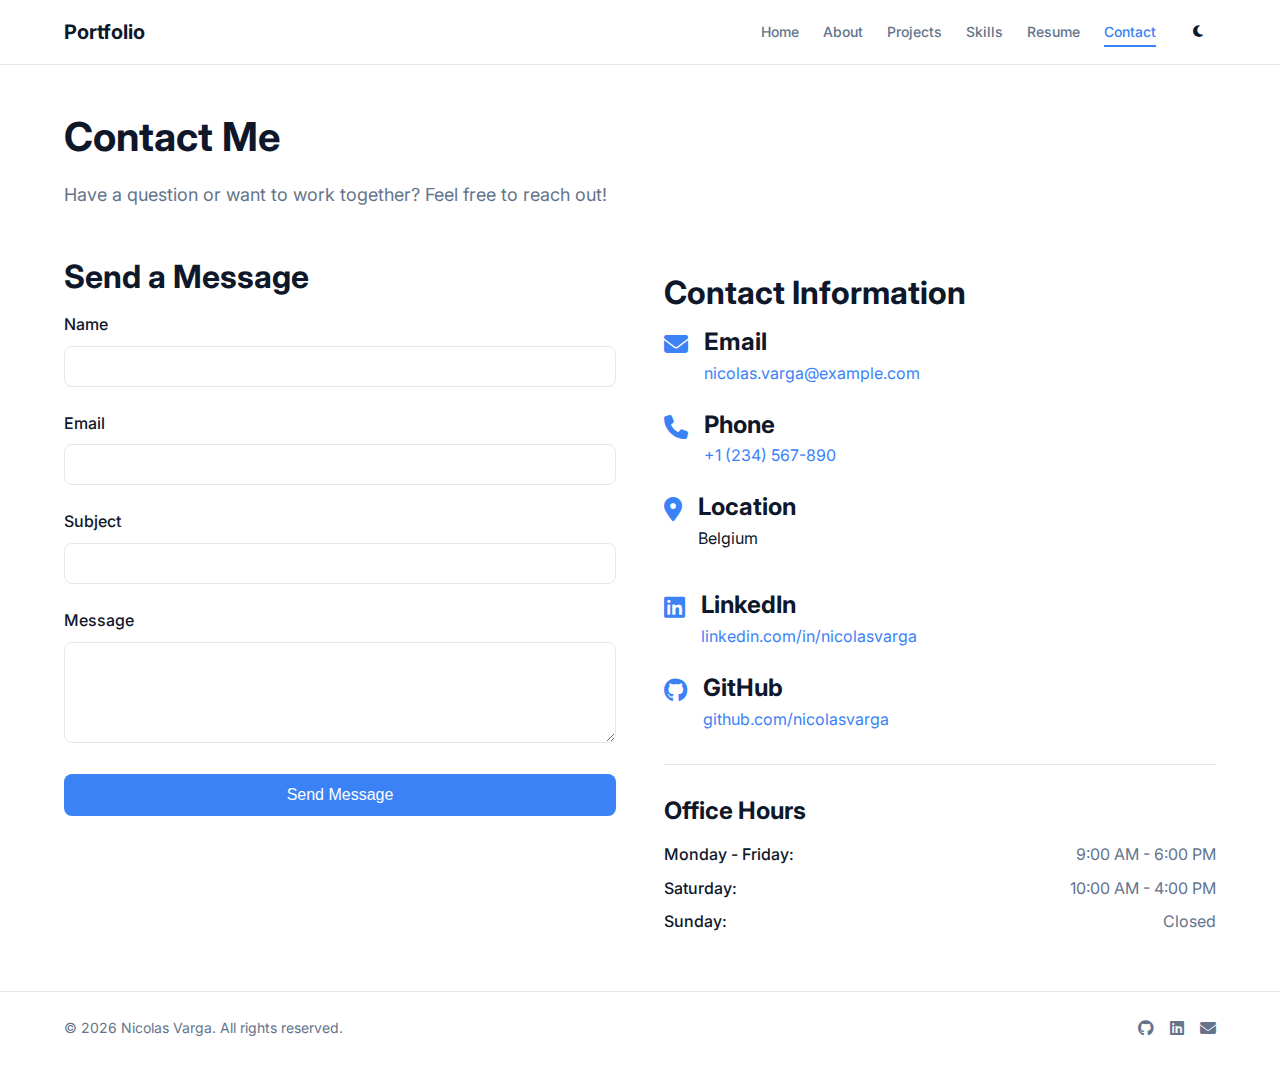
<file: contact.html>
<!DOCTYPE html>
<html lang="en">
<head>
  <meta charset="UTF-8">
  <meta name="viewport" content="width=device-width, initial-scale=1.0">
  <title>Contact - Nicolas Varga</title>
  <link rel="stylesheet" href="styles.css">
  <link rel="stylesheet" href="https://cdnjs.cloudflare.com/ajax/libs/font-awesome/6.4.0/css/all.min.css">
  <link href="https://fonts.googleapis.com/css2?family=Inter:wght@400;500;600;700&display=swap" rel="stylesheet">
</head>
<body>
  <header>
    <div class="container">
      <div class="navbar">
        <a href="index.html" class="logo">Portfolio</a>
        <nav class="desktop-nav">
          <a href="index.html">Home</a>
          <a href="about.html">About</a>
          <a href="projects.html">Projects</a>
          <a href="skills.html">Skills</a>
          <a href="resume.html">Resume</a>
          <a href="contact.html" class="active">Contact</a>
          <button id="theme-toggle" aria-label="Toggle theme">
            <i class="fas fa-sun"></i>
            <i class="fas fa-moon"></i>
          </button>
        </nav>
        <div class="mobile-nav-toggle">
          <button id="theme-toggle-mobile" aria-label="Toggle theme">
            <i class="fas fa-sun"></i>
            <i class="fas fa-moon"></i>
          </button>
          <button id="menu-toggle" aria-label="Toggle menu">
            <i class="fas fa-bars"></i>
          </button>
        </div>
      </div>
      <div class="mobile-menu" id="mobile-menu">
        <a href="index.html">Home</a>
        <a href="about.html">About</a>
        <a href="projects.html">Projects</a>
        <a href="skills.html">Skills</a>
        <a href="resume.html">Resume</a>
        <a href="contact.html" class="active">Contact</a>
      </div>
    </div>
  </header>

  <main>
    <section class="contact-page">
      <div class="container">
        <div class="page-header">
          <h1>Contact Me</h1>
          <p class="subtitle">Have a question or want to work together? Feel free to reach out!</p>
        </div>

        <div class="contact-content">
          <!-- Contact Form -->
          <div class="contact-form-container fade-in">
            <h2>Send a Message</h2>
            <div id="form-success" class="form-success">
              <h3>Message Sent!</h3>
              <p>Thank you for your message. I'll get back to you as soon as possible.</p>
            </div>
            <form id="contact-form" class="contact-form">
              <div class="form-group">
                <label for="name">Name</label>
                <input type="text" id="name" name="name" required>
              </div>
              <div class="form-group">
                <label for="email">Email</label>
                <input type="email" id="email" name="email" required>
              </div>
              <div class="form-group">
                <label for="subject">Subject</label>
                <input type="text" id="subject" name="subject" required>
              </div>
              <div class="form-group">
                <label for="message">Message</label>
                <textarea id="message" name="message" rows="5" required></textarea>
              </div>
              <button type="submit" class="btn btn-primary btn-full" id="submit-btn">Send Message</button>
            </form>
          </div>

          <!-- Contact Information -->
          <div class="contact-info-container fade-in">
            <h2>Contact Information</h2>
            <div class="contact-info">
              <div class="contact-info-item">
                <i class="fas fa-envelope"></i>
                <div>
                  <h3>Email</h3>
                  <a href="mailto:nicolas.varga@example.com">nicolas.varga@example.com</a>
                </div>
              </div>
              <div class="contact-info-item">
                <i class="fas fa-phone"></i>
                <div>
                  <h3>Phone</h3>
                  <a href="tel:+1234567890">+1 (234) 567-890</a>
                </div>
              </div>
              <div class="contact-info-item">
                <i class="fas fa-map-marker-alt"></i>
                <div>
                  <h3>Location</h3>
                  <p>Belgium</p>
                </div>
              </div>
              <div class="contact-info-item">
                <i class="fab fa-linkedin"></i>
                <div>
                  <h3>LinkedIn</h3>
                  <a href="https://linkedin.com/in/nicolasvarga" target="_blank" rel="noopener noreferrer">linkedin.com/in/nicolasvarga</a>
                </div>
              </div>
              <div class="contact-info-item">
                <i class="fab fa-github"></i>
                <div>
                  <h3>GitHub</h3>
                  <a href="https://github.com/nicolasvarga" target="_blank" rel="noopener noreferrer">github.com/nicolasvarga</a>
                </div>
              </div>
            </div>

            <div class="office-hours">
              <h3>Office Hours</h3>
              <div class="hours-list">
                <div class="hours-item">
                  <span>Monday - Friday:</span>
                  <span>9:00 AM - 6:00 PM</span>
                </div>
                <div class="hours-item">
                  <span>Saturday:</span>
                  <span>10:00 AM - 4:00 PM</span>
                </div>
                <div class="hours-item">
                  <span>Sunday:</span>
                  <span>Closed</span>
                </div>
              </div>
            </div>
          </div>
        </div>
      </div>
    </section>
  </main>

  <footer>
    <div class="container">
      <div class="footer-content">
        <p>&copy; <span id="current-year"></span> Nicolas Varga. All rights reserved.</p>
        <div class="footer-social">
          <a href="https://github.com" target="_blank" rel="noopener noreferrer">
            <i class="fab fa-github"></i>
            <span class="sr-only">GitHub</span>
          </a>
          <a href="https://linkedin.com" target="_blank" rel="noopener noreferrer">
            <i class="fab fa-linkedin"></i>
            <span class="sr-only">LinkedIn</span>
          </a>
          <a href="mailto:nicolas.varga@example.com">
            <i class="fas fa-envelope"></i>
            <span class="sr-only">Email</span>
          </a>
        </div>
      </div>
    </div>
  </footer>

  <script src="script.js"></script>
</body>
</html>
</file>
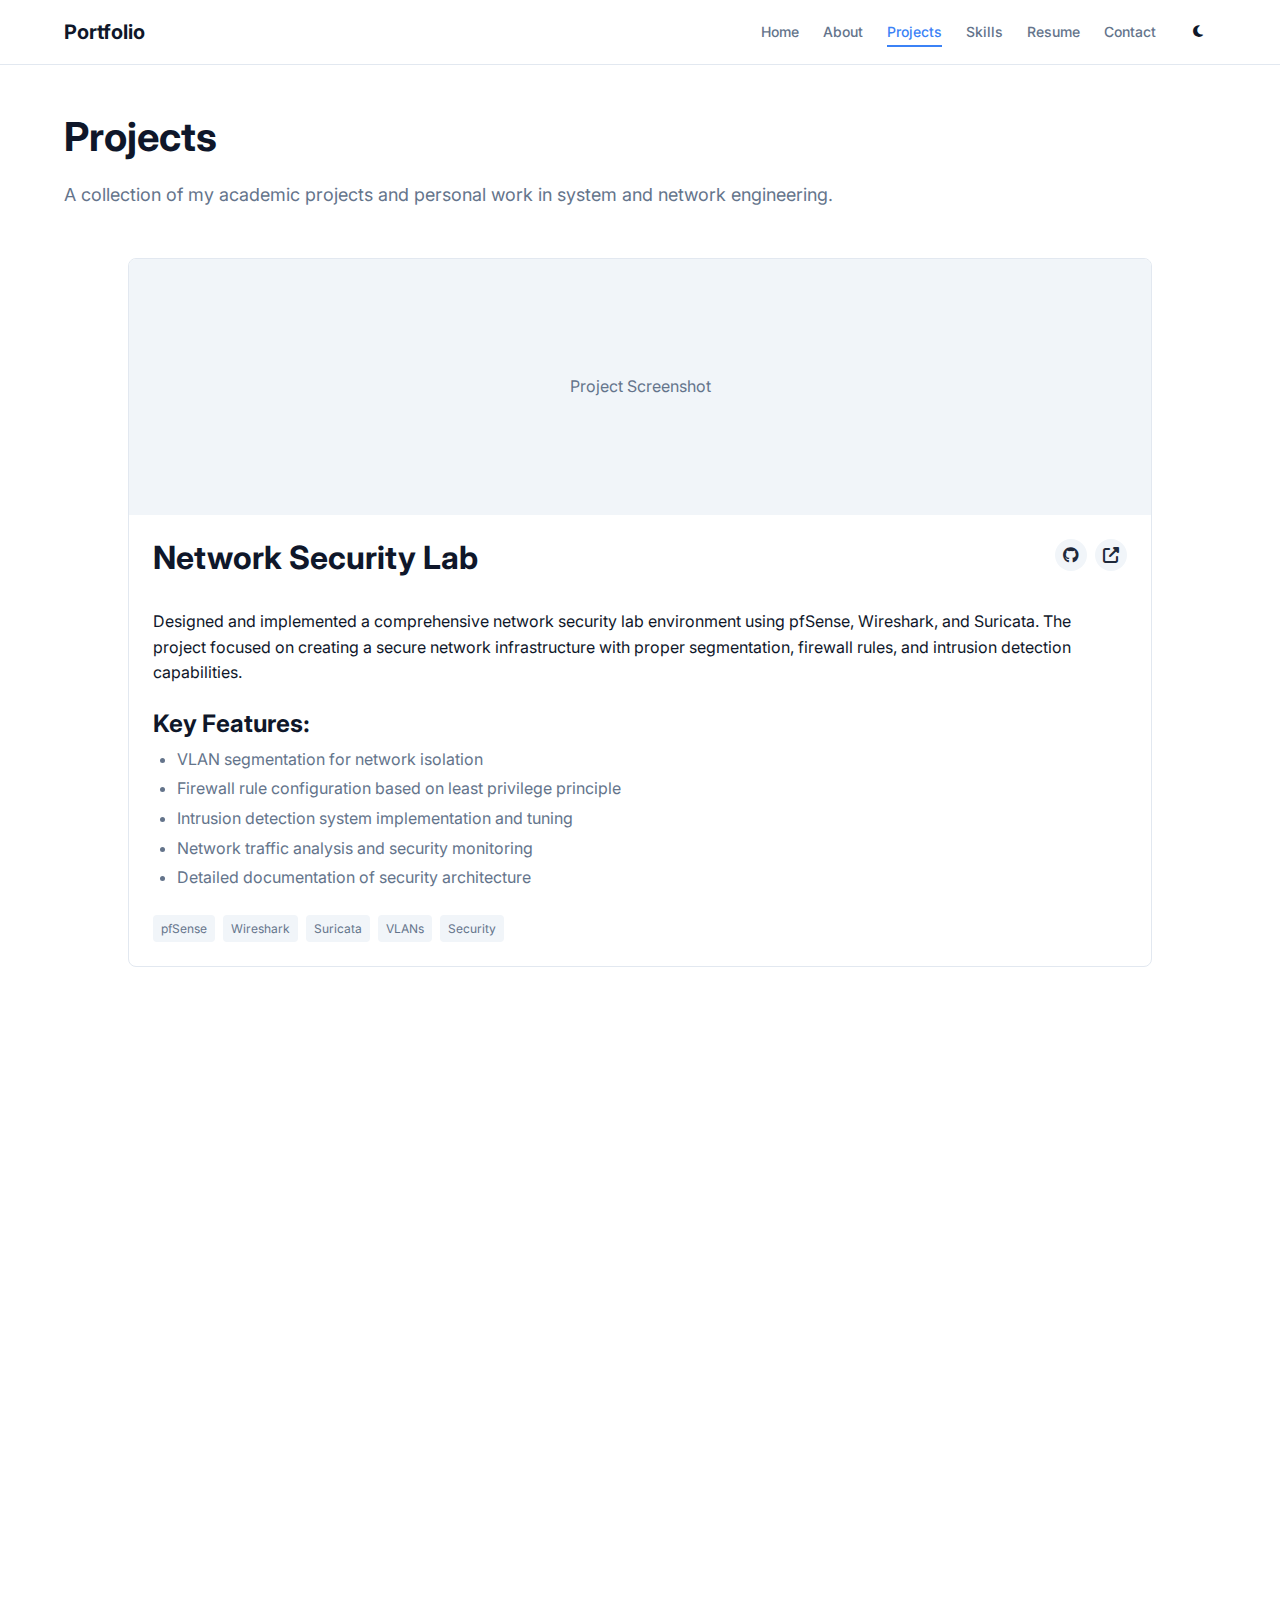
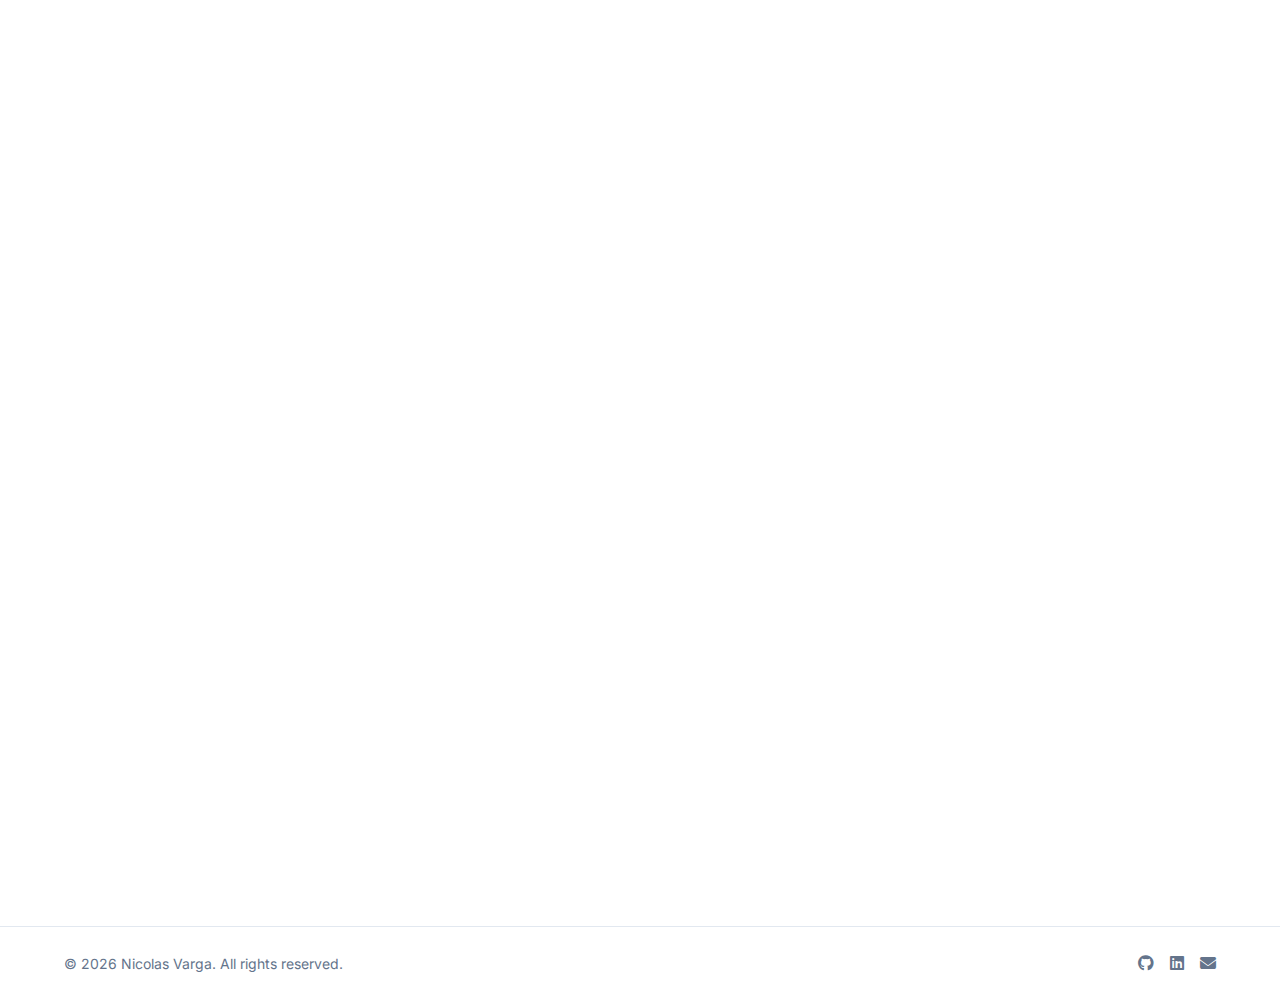
<file: projects.html>
<!DOCTYPE html>
<html lang="en">
<head>
  <meta charset="UTF-8">
  <meta name="viewport" content="width=device-width, initial-scale=1.0">
  <title>Projects - Nicolas Varga</title>
  <link rel="stylesheet" href="styles.css">
  <link rel="stylesheet" href="https://cdnjs.cloudflare.com/ajax/libs/font-awesome/6.4.0/css/all.min.css">
  <link href="https://fonts.googleapis.com/css2?family=Inter:wght@400;500;600;700&display=swap" rel="stylesheet">
</head>
<body>
  <header>
    <div class="container">
      <div class="navbar">
        <a href="index.html" class="logo">Portfolio</a>
        <nav class="desktop-nav">
          <a href="index.html">Home</a>
          <a href="about.html">About</a>
          <a href="projects.html" class="active">Projects</a>
          <a href="skills.html">Skills</a>
          <a href="resume.html">Resume</a>
          <a href="contact.html">Contact</a>
          <button id="theme-toggle" aria-label="Toggle theme">
            <i class="fas fa-sun"></i>
            <i class="fas fa-moon"></i>
          </button>
        </nav>
        <div class="mobile-nav-toggle">
          <button id="theme-toggle-mobile" aria-label="Toggle theme">
            <i class="fas fa-sun"></i>
            <i class="fas fa-moon"></i>
          </button>
          <button id="menu-toggle" aria-label="Toggle menu">
            <i class="fas fa-bars"></i>
          </button>
        </div>
      </div>
      <div class="mobile-menu" id="mobile-menu">
        <a href="index.html">Home</a>
        <a href="about.html">About</a>
        <a href="projects.html" class="active">Projects</a>
        <a href="skills.html">Skills</a>
        <a href="resume.html">Resume</a>
        <a href="contact.html">Contact</a>
      </div>
    </div>
  </header>

  <main>
    <section class="projects-page">
      <div class="container">
        <div class="page-header">
          <h1>Projects</h1>
          <p class="subtitle">A collection of my academic projects and personal work in system and network engineering.</p>
        </div>

        <div class="projects-list">
          <!-- Project 1 -->
          <div class="project-item fade-in">
            <div class="project-card large">
              <div class="project-image">
                <span>Project Screenshot</span>
              </div>
              <div class="project-content">
                <div class="project-header">
                  <h2>Network Security Lab</h2>
                  <div class="project-links">
                    <a href="https://github.com" target="_blank" rel="noopener noreferrer" class="icon-link">
                      <i class="fab fa-github"></i>
                    </a>
                    <a href="#" target="_blank" rel="noopener noreferrer" class="icon-link">
                      <i class="fas fa-external-link-alt"></i>
                    </a>
                  </div>
                </div>
                <p>Designed and implemented a comprehensive network security lab environment using pfSense, Wireshark, and Suricata. The project focused on creating a secure network infrastructure with proper segmentation, firewall rules, and intrusion detection capabilities.</p>
                <div class="project-features">
                  <h3>Key Features:</h3>
                  <ul>
                    <li>VLAN segmentation for network isolation</li>
                    <li>Firewall rule configuration based on least privilege principle</li>
                    <li>Intrusion detection system implementation and tuning</li>
                    <li>Network traffic analysis and security monitoring</li>
                    <li>Detailed documentation of security architecture</li>
                  </ul>
                </div>
                <div class="project-tags">
                  <span>pfSense</span>
                  <span>Wireshark</span>
                  <span>Suricata</span>
                  <span>VLANs</span>
                  <span>Security</span>
                </div>
              </div>
            </div>
          </div>

          <!-- Project 2 -->
          <div class="project-item fade-in">
            <div class="project-card large">
              <div class="project-image">
                <span>Project Screenshot</span>
              </div>
              <div class="project-content">
                <div class="project-header">
                  <h2>Linux Server Automation</h2>
                  <div class="project-links">
                    <a href="https://github.com" target="_blank" rel="noopener noreferrer" class="icon-link">
                      <i class="fab fa-github"></i>
                    </a>
                  </div>
                </div>
                <p>Developed a suite of Bash scripts to automate common server administration tasks on CentOS Linux. The project aimed to streamline routine maintenance, improve system monitoring, and reduce manual intervention for system administrators.</p>
                <div class="project-features">
                  <h3>Key Features:</h3>
                  <ul>
                    <li>Automated system updates and security patches</li>
                    <li>Log rotation and analysis scripts</li>
                    <li>System resource monitoring and alerting</li>
                    <li>User account management automation</li>
                    <li>Backup and recovery procedures</li>
                  </ul>
                </div>
                <div class="project-tags">
                  <span>Bash</span>
                  <span>CentOS</span>
                  <span>Cron</span>
                  <span>Shell Scripting</span>
                  <span>Automation</span>
                </div>
              </div>
            </div>
          </div>

          <!-- Project 3 -->
          <div class="project-item fade-in">
            <div class="project-card large">
              <div class="project-image">
                <span>Project Screenshot</span>
              </div>
              <div class="project-content">
                <div class="project-header">
                  <h2>Virtualization Infrastructure</h2>
                  <div class="project-links">
                    <a href="https://github.com" target="_blank" rel="noopener noreferrer" class="icon-link">
                      <i class="fab fa-github"></i>
                    </a>
                    <a href="#" target="_blank" rel="noopener noreferrer" class="icon-link">
                      <i class="fas fa-external-link-alt"></i>
                    </a>
                  </div>
                </div>
                <p>Designed and implemented a virtualization infrastructure using Proxmox VE. The project focused on creating an efficient, scalable environment for hosting multiple virtual machines and containers with proper resource allocation and management.</p>
                <div class="project-features">
                  <h3>Key Features:</h3>
                  <ul>
                    <li>Proxmox VE cluster configuration</li>
                    <li>Resource allocation and optimization</li>
                    <li>VM templates and container management</li>
                    <li>Storage configuration with ZFS</li>
                    <li>High availability setup and testing</li>
                  </ul>
                </div>
                <div class="project-tags">
                  <span>Proxmox</span>
                  <span>KVM</span>
                  <span>LXC</span>
                  <span>ZFS</span>
                  <span>Virtualization</span>
                </div>
              </div>
            </div>
          </div>
        </div>
      </div>
    </section>
  </main>

  <footer>
    <div class="container">
      <div class="footer-content">
        <p>&copy; <span id="current-year"></span> Nicolas Varga. All rights reserved.</p>
        <div class="footer-social">
          <a href="https://github.com" target="_blank" rel="noopener noreferrer">
            <i class="fab fa-github"></i>
            <span class="sr-only">GitHub</span>
          </a>
          <a href="https://linkedin.com" target="_blank" rel="noopener noreferrer">
            <i class="fab fa-linkedin"></i>
            <span class="sr-only">LinkedIn</span>
          </a>
          <a href="mailto:nicolas.varga@example.com">
            <i class="fas fa-envelope"></i>
            <span class="sr-only">Email</span>
          </a>
        </div>
      </div>
    </div>
  </footer>

  <script src="script.js"></script>
</body>
</html>
</file>
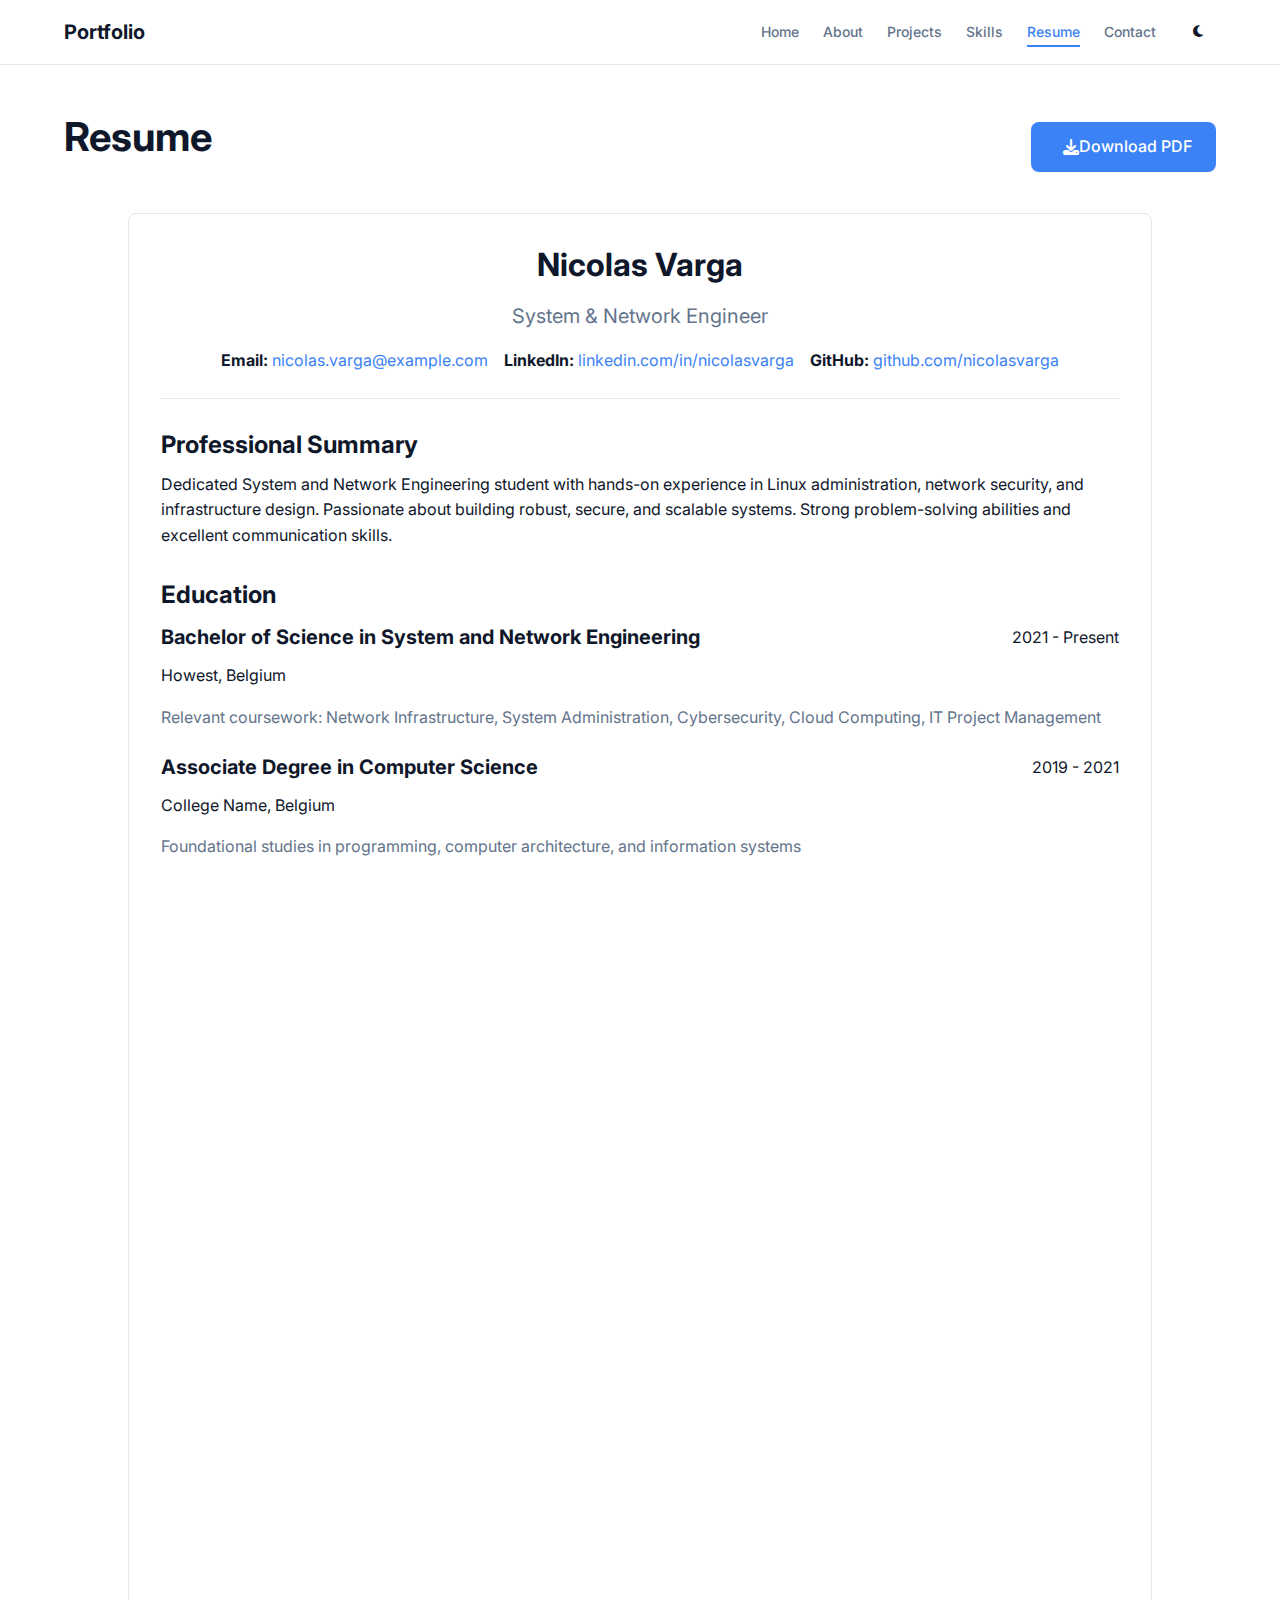
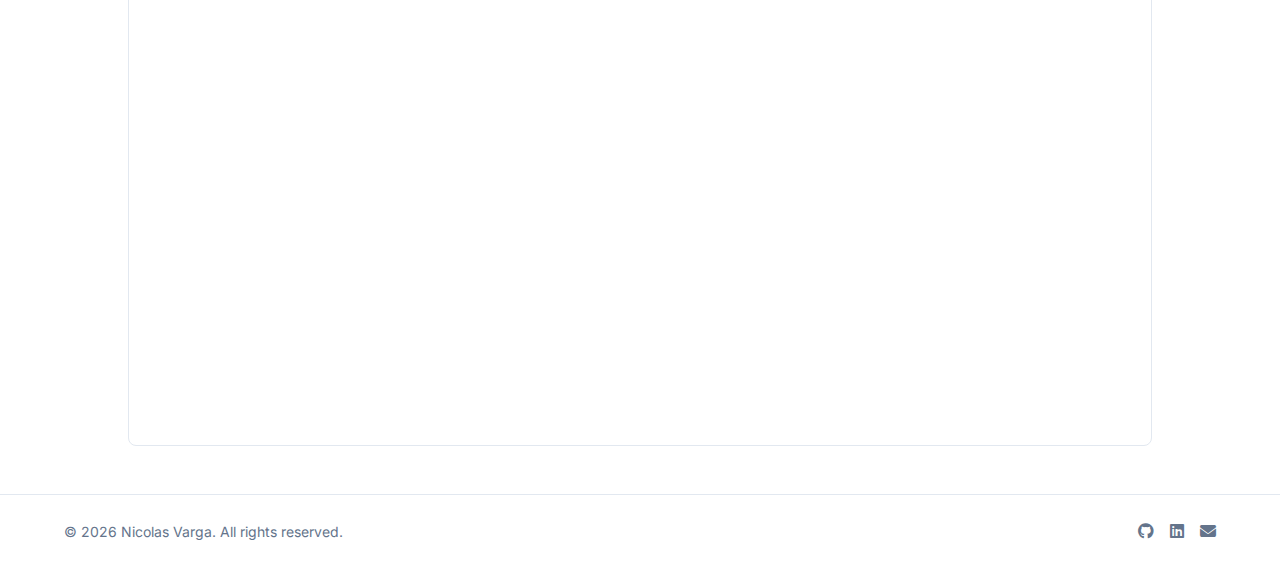
<file: resume.html>
<!DOCTYPE html>
<html lang="en">
<head>
  <meta charset="UTF-8">
  <meta name="viewport" content="width=device-width, initial-scale=1.0">
  <title>Resume - Nicolas Varga</title>
  <link rel="stylesheet" href="styles.css">
  <link rel="stylesheet" href="https://cdnjs.cloudflare.com/ajax/libs/font-awesome/6.4.0/css/all.min.css">
  <link href="https://fonts.googleapis.com/css2?family=Inter:wght@400;500;600;700&display=swap" rel="stylesheet">
</head>
<body>
  <header>
    <div class="container">
      <div class="navbar">
        <a href="index.html" class="logo">Portfolio</a>
        <nav class="desktop-nav">
          <a href="index.html">Home</a>
          <a href="about.html">About</a>
          <a href="projects.html">Projects</a>
          <a href="skills.html">Skills</a>
          <a href="resume.html" class="active">Resume</a>
          <a href="contact.html">Contact</a>
          <button id="theme-toggle" aria-label="Toggle theme">
            <i class="fas fa-sun"></i>
            <i class="fas fa-moon"></i>
          </button>
        </nav>
        <div class="mobile-nav-toggle">
          <button id="theme-toggle-mobile" aria-label="Toggle theme">
            <i class="fas fa-sun"></i>
            <i class="fas fa-moon"></i>
          </button>
          <button id="menu-toggle" aria-label="Toggle menu">
            <i class="fas fa-bars"></i>
          </button>
        </div>
      </div>
      <div class="mobile-menu" id="mobile-menu">
        <a href="index.html">Home</a>
        <a href="about.html">About</a>
        <a href="projects.html">Projects</a>
        <a href="skills.html">Skills</a>
        <a href="resume.html" class="active">Resume</a>
        <a href="contact.html">Contact</a>
      </div>
    </div>
  </header>

  <main>
    <section class="resume-page">
      <div class="container">
        <div class="resume-header">
          <h1>Resume</h1>
          <a href="assets/resume.pdf" download class="btn btn-primary">
            <i class="fas fa-download"></i> Download PDF
          </a>
        </div>

        <div class="resume-content">
          <!-- Header -->
          <div class="resume-section resume-title-section">
            <h2>Nicolas Varga</h2>
            <p class="resume-subtitle">System & Network Engineer</p>
            <div class="resume-contact-info">
              <span><strong>Email:</strong> <a href="mailto:nicolas.varga@example.com">nicolas.varga@example.com</a></span>
              <span><strong>LinkedIn:</strong> <a href="https://linkedin.com/in/nicolasvarga">linkedin.com/in/nicolasvarga</a></span>
              <span><strong>GitHub:</strong> <a href="https://github.com/nicolasvarga">github.com/nicolasvarga</a></span>
            </div>
          </div>

          <!-- Summary -->
          <div class="resume-section fade-in">
            <h3>Professional Summary</h3>
            <p>Dedicated System and Network Engineering student with hands-on experience in Linux administration, network security, and infrastructure design. Passionate about building robust, secure, and scalable systems. Strong problem-solving abilities and excellent communication skills.</p>
          </div>

          <!-- Education -->
          <div class="resume-section fade-in">
            <h3>Education</h3>
            <div class="resume-items">
              <div class="resume-item">
                <div class="resume-item-header">
                  <h4>Bachelor of Science in System and Network Engineering</h4>
                  <span>2021 - Present</span>
                </div>
                <p>Howest, Belgium</p>
                <p class="resume-item-description">Relevant coursework: Network Infrastructure, System Administration, Cybersecurity, Cloud Computing, IT Project Management</p>
              </div>
              <div class="resume-item">
                <div class="resume-item-header">
                  <h4>Associate Degree in Computer Science</h4>
                  <span>2019 - 2021</span>
                </div>
                <p>College Name, Belgium</p>
                <p class="resume-item-description">Foundational studies in programming, computer architecture, and information systems</p>
              </div>
            </div>
          </div>

          <!-- Technical Skills -->
          <div class="resume-section fade-in">
            <h3>Technical Skills</h3>
            <div class="resume-skills-grid">
              <div class="resume-skill-category">
                <h4>Operating Systems</h4>
                <p>Linux (Fedora, CentOS, Ubuntu), Windows Server, macOS</p>
              </div>
              <div class="resume-skill-category">
                <h4>Networking</h4>
                <p>TCP/IP, DNS, DHCP, VLANs, Firewalls, VPN, Routing</p>
              </div>
              <div class="resume-skill-category">
                <h4>Security</h4>
                <p>pfSense, iptables, Suricata IDS, Network Segmentation</p>
              </div>
              <div class="resume-skill-category">
                <h4>Virtualization</h4>
                <p>Proxmox VE, VMware ESXi, KVM, LXC Containers</p>
              </div>
              <div class="resume-skill-category">
                <h4>Scripting & Automation</h4>
                <p>Bash, PowerShell, Python, Git</p>
              </div>
              <div class="resume-skill-category">
                <h4>Cloud Technologies</h4>
                <p>AWS, Azure (Fundamentals)</p>
              </div>
            </div>
          </div>

          <!-- Projects -->
          <div class="resume-section fade-in">
            <h3>Projects</h3>
            <div class="resume-items">
              <div class="resume-item">
                <div class="resume-item-header">
                  <h4>Network Security Lab</h4>
                  <span>2023</span>
                </div>
                <ul class="resume-item-list">
                  <li>Designed and implemented a secure network with VLANs and proper segmentation</li>
                  <li>Configured pfSense firewall with rule sets based on least privilege principle</li>
                  <li>Implemented and tuned Suricata IDS for network monitoring</li>
                  <li>Created detailed documentation of the security architecture</li>
                </ul>
                <p><strong>Technologies:</strong> pfSense, Wireshark, Suricata, VLANs</p>
              </div>
              <div class="resume-item">
                <div class="resume-item-header">
                  <h4>Linux Server Automation</h4>
                  <span>2022</span>
                </div>
                <ul class="resume-item-list">
                  <li>Developed Bash scripts for automating routine server administration tasks</li>
                  <li>Created system monitoring and alerting solutions</li>
                  <li>Implemented log rotation and analysis scripts</li>
                  <li>Designed backup and recovery procedures</li>
                </ul>
                <p><strong>Technologies:</strong> Bash, CentOS, Cron, Shell Scripting</p>
              </div>
            </div>
          </div>

          <!-- Certifications -->
          <div class="resume-section fade-in">
            <h3>Certifications</h3>
            <div class="resume-items">
              <div class="resume-item">
                <div class="resume-item-header">
                  <h4>CompTIA Network+</h4>
                  <span>2023</span>
                </div>
              </div>
              <div class="resume-item">
                <div class="resume-item-header">
                  <h4>Linux Professional Institute LPIC-1</h4>
                  <span>2022</span>
                </div>
              </div>
            </div>
          </div>

          <!-- Languages -->
          <div class="resume-section fade-in">
            <h3>Languages</h3>
            <div class="languages-grid">
              <div class="language-card">
                <h4>English</h4>
                <p>Fluent</p>
              </div>
              <div class="language-card">
                <h4>Dutch</h4>
                <p>Native</p>
              </div>
              <div class="language-card">
                <h4>French</h4>
                <p>Intermediate</p>
              </div>
              <div class="language-card">
                <h4>Romanian</h4>
                <p>Basic</p>
              </div>
            </div>
          </div>
        </div>
      </div>
    </section>
  </main>

  <footer>
    <div class="container">
      <div class="footer-content">
        <p>&copy; <span id="current-year"></span> Nicolas Varga. All rights reserved.</p>
        <div class="footer-social">
          <a href="https://github.com" target="_blank" rel="noopener noreferrer">
            <i class="fab fa-github"></i>
            <span class="sr-only">GitHub</span>
          </a>
          <a href="https://linkedin.com" target="_blank" rel="noopener noreferrer">
            <i class="fab fa-linkedin"></i>
            <span class="sr-only">LinkedIn</span>
          </a>
          <a href="mailto:nicolas.varga@example.com">
            <i class="fas fa-envelope"></i>
            <span class="sr-only">Email</span>
          </a>
        </div>
      </div>
    </div>
  </footer>

  <script src="script.js"></script>
</body>
</html>
</file>
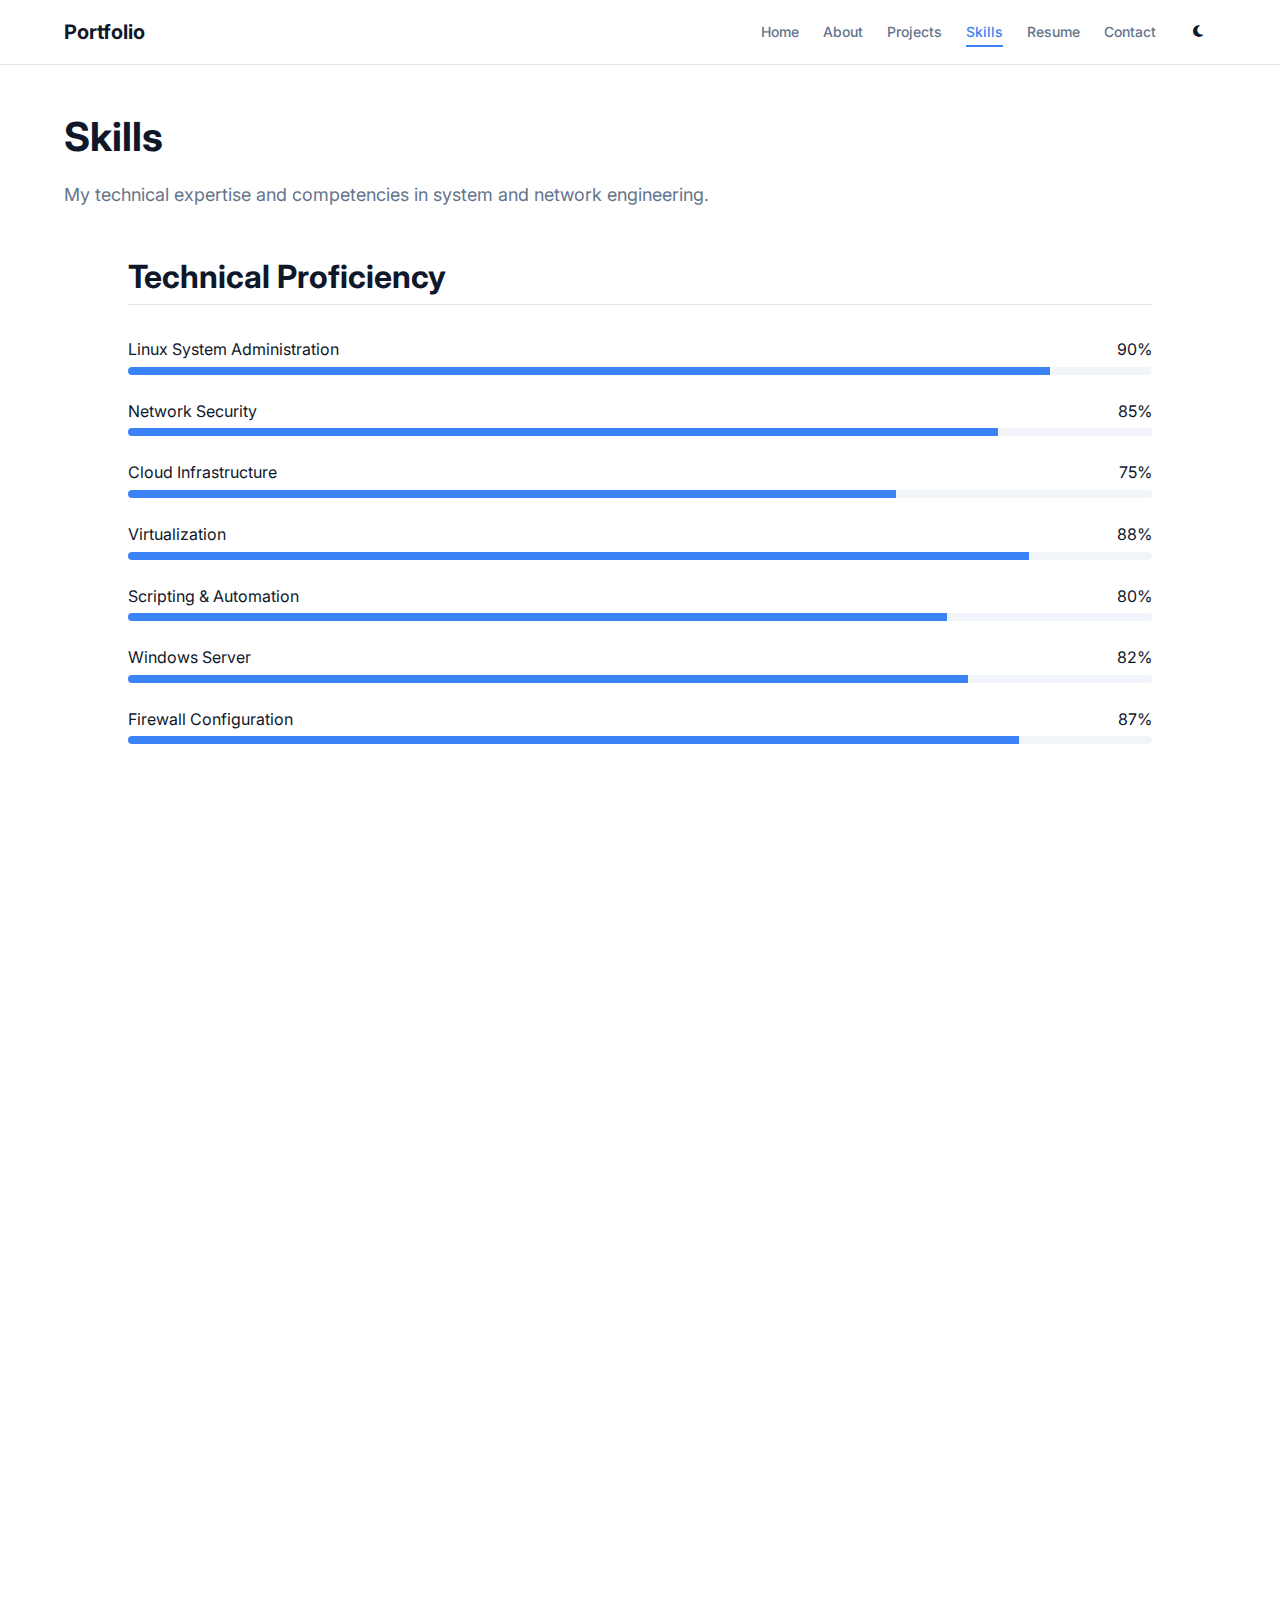
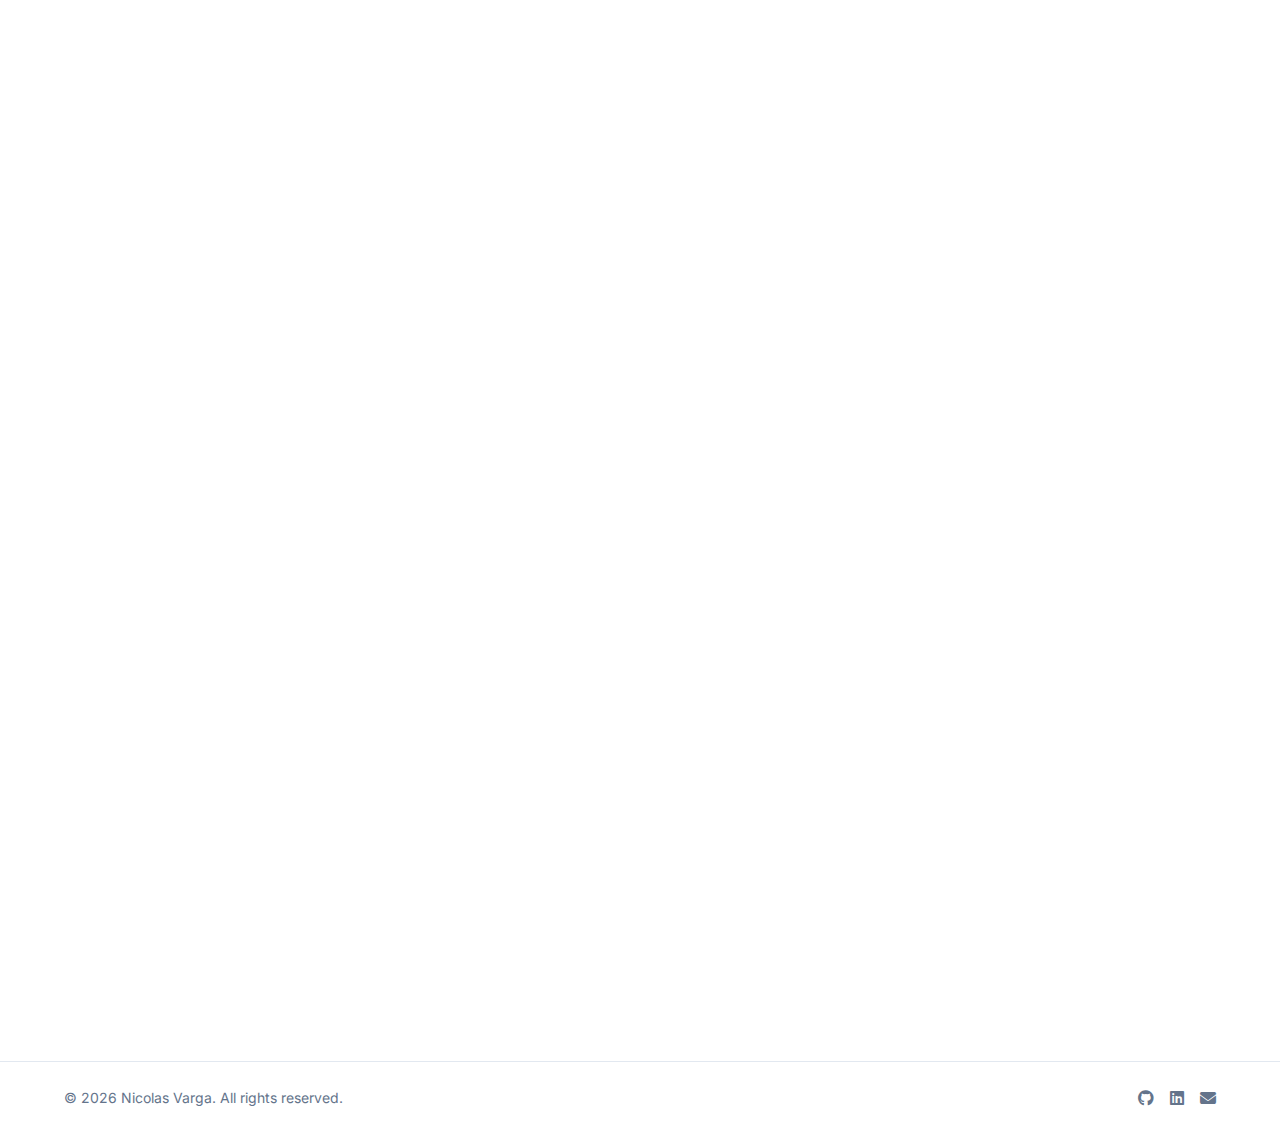
<file: skills.html>
<!DOCTYPE html>
<html lang="en">
<head>
  <meta charset="UTF-8">
  <meta name="viewport" content="width=device-width, initial-scale=1.0">
  <title>Skills - Nicolas Varga</title>
  <link rel="stylesheet" href="styles.css">
  <link rel="stylesheet" href="https://cdnjs.cloudflare.com/ajax/libs/font-awesome/6.4.0/css/all.min.css">
  <link href="https://fonts.googleapis.com/css2?family=Inter:wght@400;500;600;700&display=swap" rel="stylesheet">
</head>
<body>
  <header>
    <div class="container">
      <div class="navbar">
        <a href="index.html" class="logo">Portfolio</a>
        <nav class="desktop-nav">
          <a href="index.html">Home</a>
          <a href="about.html">About</a>
          <a href="projects.html">Projects</a>
          <a href="skills.html" class="active">Skills</a>
          <a href="resume.html">Resume</a>
          <a href="contact.html">Contact</a>
          <button id="theme-toggle" aria-label="Toggle theme">
            <i class="fas fa-sun"></i>
            <i class="fas fa-moon"></i>
          </button>
        </nav>
        <div class="mobile-nav-toggle">
          <button id="theme-toggle-mobile" aria-label="Toggle theme">
            <i class="fas fa-sun"></i>
            <i class="fas fa-moon"></i>
          </button>
          <button id="menu-toggle" aria-label="Toggle menu">
            <i class="fas fa-bars"></i>
          </button>
        </div>
      </div>
      <div class="mobile-menu" id="mobile-menu">
        <a href="index.html">Home</a>
        <a href="about.html">About</a>
        <a href="projects.html">Projects</a>
        <a href="skills.html" class="active">Skills</a>
        <a href="resume.html">Resume</a>
        <a href="contact.html">Contact</a>
      </div>
    </div>
  </header>

  <main>
    <section class="skills-page">
      <div class="container">
        <div class="page-header">
          <h1>Skills</h1>
          <p class="subtitle">My technical expertise and competencies in system and network engineering.</p>
        </div>

        <div class="skills-sections">
          <!-- Technical Skills with Progress Bars -->
          <section class="skills-section fade-in">
            <h2>Technical Proficiency</h2>
            <div class="skill-bars">
              <div class="skill-bar">
                <div class="skill-info">
                  <span>Linux System Administration</span>
                  <span>90%</span>
                </div>
                <div class="skill-progress">
                  <div class="skill-progress-bar" data-width="90"></div>
                </div>
              </div>
              <div class="skill-bar">
                <div class="skill-info">
                  <span>Network Security</span>
                  <span>85%</span>
                </div>
                <div class="skill-progress">
                  <div class="skill-progress-bar" data-width="85"></div>
                </div>
              </div>
              <div class="skill-bar">
                <div class="skill-info">
                  <span>Cloud Infrastructure</span>
                  <span>75%</span>
                </div>
                <div class="skill-progress">
                  <div class="skill-progress-bar" data-width="75"></div>
                </div>
              </div>
              <div class="skill-bar">
                <div class="skill-info">
                  <span>Virtualization</span>
                  <span>88%</span>
                </div>
                <div class="skill-progress">
                  <div class="skill-progress-bar" data-width="88"></div>
                </div>
              </div>
              <div class="skill-bar">
                <div class="skill-info">
                  <span>Scripting & Automation</span>
                  <span>80%</span>
                </div>
                <div class="skill-progress">
                  <div class="skill-progress-bar" data-width="80"></div>
                </div>
              </div>
              <div class="skill-bar">
                <div class="skill-info">
                  <span>Windows Server</span>
                  <span>82%</span>
                </div>
                <div class="skill-progress">
                  <div class="skill-progress-bar" data-width="82"></div>
                </div>
              </div>
              <div class="skill-bar">
                <div class="skill-info">
                  <span>Firewall Configuration</span>
                  <span>87%</span>
                </div>
                <div class="skill-progress">
                  <div class="skill-progress-bar" data-width="87"></div>
                </div>
              </div>
            </div>
          </section>

          <!-- Operating Systems -->
          <section class="skills-section fade-in">
            <h2>Operating Systems</h2>
            <div class="skills-grid">
              <div class="skill-card">
                <h3>Linux</h3>
                <ul class="skill-list">
                  <li><i class="fas fa-check-circle"></i> Fedora, CentOS, Ubuntu, Debian</li>
                  <li><i class="fas fa-check-circle"></i> System administration and configuration</li>
                  <li><i class="fas fa-check-circle"></i> Service management with systemd</li>
                  <li><i class="fas fa-check-circle"></i> Package management</li>
                </ul>
              </div>
              <div class="skill-card">
                <h3>Windows</h3>
                <ul class="skill-list">
                  <li><i class="fas fa-check-circle"></i> Windows Server 2016/2019/2022</li>
                  <li><i class="fas fa-check-circle"></i> Active Directory management</li>
                  <li><i class="fas fa-check-circle"></i> Group Policy configuration</li>
                  <li><i class="fas fa-check-circle"></i> PowerShell scripting</li>
                </ul>
              </div>
            </div>
          </section>

          <!-- Networking -->
          <section class="skills-section fade-in">
            <h2>Networking</h2>
            <div class="skills-grid">
              <div class="skill-card">
                <h3>Network Protocols & Services</h3>
                <ul class="skill-list">
                  <li><i class="fas fa-check-circle"></i> TCP/IP, DNS, DHCP, SSH</li>
                  <li><i class="fas fa-check-circle"></i> VPN configuration and management</li>
                  <li><i class="fas fa-check-circle"></i> Routing and switching fundamentals</li>
                  <li><i class="fas fa-check-circle"></i> Network troubleshooting</li>
                </ul>
              </div>
              <div class="skill-card">
                <h3>Network Security</h3>
                <ul class="skill-list">
                  <li><i class="fas fa-check-circle"></i> Firewall configuration (iptables, firewalld)</li>
                  <li><i class="fas fa-check-circle"></i> pfSense implementation</li>
                  <li><i class="fas fa-check-circle"></i> VLAN segmentation</li>
                  <li><i class="fas fa-check-circle"></i> Intrusion detection systems</li>
                </ul>
              </div>
            </div>
          </section>

          <!-- Tools & Automation -->
          <section class="skills-section fade-in">
            <h2>Tools & Automation</h2>
            <div class="skills-grid">
              <div class="skill-card">
                <h3>Scripting & Automation</h3>
                <ul class="skill-list">
                  <li><i class="fas fa-check-circle"></i> Bash scripting</li>
                  <li><i class="fas fa-check-circle"></i> PowerShell</li>
                  <li><i class="fas fa-check-circle"></i> Python for automation</li>
                  <li><i class="fas fa-check-circle"></i> Cron job scheduling</li>
                </ul>
              </div>
              <div class="skill-card">
                <h3>System Tools</h3>
                <ul class="skill-list">
                  <li><i class="fas fa-check-circle"></i> Git version control</li>
                  <li><i class="fas fa-check-circle"></i> Wireshark network analysis</li>
                  <li><i class="fas fa-check-circle"></i> System monitoring tools</li>
                  <li><i class="fas fa-check-circle"></i> Virtualization management</li>
                </ul>
              </div>
            </div>
          </section>

          <!-- Virtualization & Cloud -->
          <section class="skills-section fade-in">
            <h2>Virtualization & Cloud</h2>
            <div class="skills-grid">
              <div class="skill-card">
                <h3>Virtualization</h3>
                <ul class="skill-list">
                  <li><i class="fas fa-check-circle"></i> Proxmox VE</li>
                  <li><i class="fas fa-check-circle"></i> VMware ESXi</li>
                  <li><i class="fas fa-check-circle"></i> KVM/QEMU</li>
                  <li><i class="fas fa-check-circle"></i> LXC containers</li>
                </ul>
              </div>
              <div class="skill-card">
                <h3>Cloud Technologies</h3>
                <ul class="skill-list">
                  <li><i class="fas fa-check-circle"></i> AWS fundamentals</li>
                  <li><i class="fas fa-check-circle"></i> Azure basics</li>
                  <li><i class="fas fa-check-circle"></i> Cloud networking concepts</li>
                  <li><i class="fas fa-check-circle"></i> IaaS, PaaS, SaaS models</li>
                </ul>
              </div>
            </div>
          </section>

          <!-- Soft Skills -->
          <section class="skills-section fade-in">
            <h2>Soft Skills</h2>
            <div class="skills-grid three-columns">
              <div class="skill-card">
                <h3>Communication</h3>
                <ul class="skill-list">
                  <li><i class="fas fa-check-circle"></i> Technical documentation</li>
                  <li><i class="fas fa-check-circle"></i> Knowledge sharing</li>
                  <li><i class="fas fa-check-circle"></i> Explaining technical concepts</li>
                </ul>
              </div>
              <div class="skill-card">
                <h3>Problem Solving</h3>
                <ul class="skill-list">
                  <li><i class="fas fa-check-circle"></i> Analytical thinking</li>
                  <li><i class="fas fa-check-circle"></i> Troubleshooting methodology</li>
                  <li><i class="fas fa-check-circle"></i> Root cause analysis</li>
                </ul>
              </div>
              <div class="skill-card">
                <h3>Teamwork</h3>
                <ul class="skill-list">
                  <li><i class="fas fa-check-circle"></i> Collaboration</li>
                  <li><i class="fas fa-check-circle"></i> Time management</li>
                  <li><i class="fas fa-check-circle"></i> Adaptability</li>
                </ul>
              </div>
            </div>
          </section>
        </div>
      </div>
    </section>
  </main>

  <footer>
    <div class="container">
      <div class="footer-content">
        <p>&copy; <span id="current-year"></span> Nicolas Varga. All rights reserved.</p>
        <div class="footer-social">
          <a href="https://github.com" target="_blank" rel="noopener noreferrer">
            <i class="fab fa-github"></i>
            <span class="sr-only">GitHub</span>
          </a>
          <a href="https://linkedin.com" target="_blank" rel="noopener noreferrer">
            <i class="fab fa-linkedin"></i>
            <span class="sr-only">LinkedIn</span>
          </a>
          <a href="mailto:nicolas.varga@example.com">
            <i class="fas fa-envelope"></i>
            <span class="sr-only">Email</span>
          </a>
        </div>
      </div>
    </div>
  </footer>

  <script src="script.js"></script>
</body>
</html>
</file>
<file: styles.css>
/* Base Styles */
:root {
  --background: #ffffff;
  --foreground: #0f172a;
  --card: #ffffff;
  --card-foreground: #0f172a;
  --primary: #3b82f6;
  --primary-foreground: #ffffff;
  --secondary: #f1f5f9;
  --secondary-foreground: #1e293b;
  --muted: #f1f5f9;
  --muted-foreground: #64748b;
  --accent: #f1f5f9;
  --accent-foreground: #1e293b;
  --border: #e2e8f0;
  --input: #e2e8f0;
  --radius: 0.5rem;
  --font-sans: "Inter", -apple-system, BlinkMacSystemFont, "Segoe UI", Roboto, "Helvetica Neue", Arial, sans-serif;
}

.dark {
  --background: #0f172a;
  --foreground: #f8fafc;
  --card: #0f172a;
  --card-foreground: #f8fafc;
  --primary: #3b82f6;
  --primary-foreground: #0f172a;
  --secondary: #1e293b;
  --secondary-foreground: #f8fafc;
  --muted: #1e293b;
  --muted-foreground: #94a3b8;
  --accent: #1e293b;
  --accent-foreground: #f8fafc;
  --border: #1e293b;
  --input: #1e293b;
}

* {
  margin: 0;
  padding: 0;
  box-sizing: border-box;
}

html {
  scroll-behavior: smooth;
}

body {
  font-family: var(--font-sans);
  background-color: var(--background);
  color: var(--foreground);
  line-height: 1.6;
  transition: background-color 0.3s, color 0.3s;
}

.container {
  width: 100%;
  max-width: 1200px;
  margin: 0 auto;
  padding: 0 1.5rem;
}

a {
  color: var(--primary);
  text-decoration: none;
  transition: color 0.3s;
}

a:hover {
  text-decoration: underline;
}

img {
  max-width: 100%;
  height: auto;
}

.sr-only {
  position: absolute;
  width: 1px;
  height: 1px;
  padding: 0;
  margin: -1px;
  overflow: hidden;
  clip: rect(0, 0, 0, 0);
  white-space: nowrap;
  border-width: 0;
}

/* Typography */
h1,
h2,
h3,
h4,
h5,
h6 {
  font-weight: 700;
  line-height: 1.2;
  margin-bottom: 0.5em;
}

h1 {
  font-size: 2.5rem;
}

h2 {
  font-size: 2rem;
}

h3 {
  font-size: 1.5rem;
}

h4 {
  font-size: 1.25rem;
}

p {
  margin-bottom: 1rem;
}

.subtitle {
  color: var(--muted-foreground);
  font-size: 1.125rem;
  margin-bottom: 2rem;
}

/* Header & Navigation */
header {
  position: sticky;
  top: 0;
  z-index: 50;
  background-color: var(--background);
  border-bottom: 1px solid var(--border);
  backdrop-filter: blur(10px);
}

.navbar {
  display: flex;
  justify-content: space-between;
  align-items: center;
  height: 4rem;
}

.logo {
  font-weight: 700;
  font-size: 1.25rem;
  color: var(--foreground);
  transition: transform 0.3s;
}

.logo:hover {
  transform: scale(1.05);
  text-decoration: none;
}

.desktop-nav {
  display: none;
  align-items: center;
  gap: 1.5rem;
}

@media (min-width: 768px) {
  .desktop-nav {
    display: flex;
  }
}

.desktop-nav a {
  font-size: 0.875rem;
  font-weight: 500;
  color: var(--muted-foreground);
  position: relative;
}

.desktop-nav a:hover {
  color: var(--primary);
  text-decoration: none;
}

.desktop-nav a::after {
  content: "";
  position: absolute;
  bottom: -4px;
  left: 0;
  width: 0;
  height: 2px;
  background-color: var(--primary);
  transition: width 0.3s;
}

.desktop-nav a:hover::after {
  width: 100%;
}

.desktop-nav a.active {
  color: var(--primary);
}

.desktop-nav a.active::after {
  width: 100%;
}

.mobile-nav-toggle {
  display: flex;
  align-items: center;
  gap: 1rem;
}

@media (min-width: 768px) {
  .mobile-nav-toggle {
    display: none;
  }
}

#menu-toggle {
  background: none;
  border: none;
  color: var(--foreground);
  cursor: pointer;
  font-size: 1.25rem;
}

.mobile-menu {
  display: none;
  flex-direction: column;
  padding: 1rem 0;
  border-top: 1px solid var(--border);
}

.mobile-menu.active {
  display: flex;
}

.mobile-menu a {
  padding: 0.5rem 0;
  color: var(--muted-foreground);
  font-size: 0.875rem;
  font-weight: 500;
}

.mobile-menu a.active {
  color: var(--primary);
}

/* Theme Toggle */
#theme-toggle,
#theme-toggle-mobile {
  background: none;
  border: none;
  color: var(--foreground);
  cursor: pointer;
  width: 2.25rem;
  height: 2.25rem;
  border-radius: 50%;
  display: flex;
  align-items: center;
  justify-content: center;
  position: relative;
}

#theme-toggle:hover,
#theme-toggle-mobile:hover {
  background-color: var(--secondary);
}

.fa-sun,
.fa-moon {
  position: absolute;
  transition: transform 0.3s, opacity 0.3s;
}

.dark .fa-sun {
  opacity: 1;
  transform: rotate(0) scale(1);
}

.dark .fa-moon {
  opacity: 0;
  transform: rotate(90deg) scale(0);
}

.fa-sun {
  opacity: 0;
  transform: rotate(-90deg) scale(0);
}

.fa-moon {
  opacity: 1;
  transform: rotate(0) scale(1);
}

/* Buttons */
.btn {
  display: inline-flex;
  align-items: center;
  justify-content: center;
  border-radius: var(--radius);
  font-weight: 500;
  padding: 0.75rem 1.5rem;
  transition: all 0.3s;
  cursor: pointer;
  border: none;
  font-size: 1rem;
}

.btn i {
  margin-left: 0.5rem;
}

.btn-primary {
  background-color: var(--primary);
  color: var(--primary-foreground);
}

.btn-primary:hover {
  transform: scale(1.05);
  text-decoration: none;
}

.btn-outline {
  background-color: transparent;
  border: 1px solid var(--border);
  color: var(--foreground);
}

.btn-outline:hover {
  transform: scale(1.05);
  text-decoration: none;
}

.btn-full {
  width: 100%;
}

/* Hero Section */
.hero {
  padding: 5rem 0;
}

.hero-content {
  display: flex;
  flex-direction: column;
  align-items: center;
  text-align: center;
  gap: 2rem;
}

@media (min-width: 768px) {
  .hero-content {
    flex-direction: row;
    text-align: left;
    gap: 3rem;
  }
}

.profile-photo {
  width: 16rem;
  height: 16rem;
  border-radius: 50%;
  overflow: hidden;
  border: 4px solid var(--background);
  box-shadow: 0 10px 25px rgba(0, 0, 0, 0.1);
}

@media (min-width: 768px) {
  .profile-photo {
    width: 20rem;
    height: 20rem;
  }
}

.profile-photo.small {
  width: 12rem;
  height: 12rem;
  margin-bottom: 2rem;
}

.profile-photo img {
  width: 100%;
  height: 100%;
  object-fit: cover;
}

.hero-text {
  max-width: 36rem;
}

.hero-text h1 {
  margin-bottom: 0.5rem;
}

.hero-text .name {
  color: var(--primary);
  margin-bottom: 1.5rem;
}

.hero-buttons {
  display: flex;
  flex-direction: column;
  gap: 1rem;
  margin-top: 2.5rem;
}

@media (min-width: 640px) {
  .hero-buttons {
    flex-direction: row;
  }
}

.social-links {
  display: flex;
  gap: 1.5rem;
  margin-top: 3rem;
  justify-content: center;
}

@media (min-width: 768px) {
  .social-links {
    justify-content: flex-start;
  }
}

.social-links a {
  font-size: 1.5rem;
  color: var(--muted-foreground);
  transition: all 0.3s;
}

.social-links a:hover {
  color: var(--foreground);
  transform: scale(1.1);
}

/* About Section */
.about {
  padding: 4rem 0;
  border-top: 1px solid var(--border);
}

.about-content {
  max-width: 48rem;
  margin: 0 auto;
  text-align: center;
}

.link-arrow {
  display: inline-flex;
  align-items: center;
  color: var(--primary);
  font-weight: 500;
  margin-top: 1.5rem;
}

.link-arrow i {
  margin-left: 0.5rem;
  transition: transform 0.3s;
}

.link-arrow:hover {
  text-decoration: none;
}

.link-arrow:hover i {
  transform: translateX(4px);
}

/* Skills Overview */
.skills-overview {
  padding: 4rem 0;
  border-top: 1px solid var(--border);
}

.section-header {
  text-align: center;
  margin-bottom: 3rem;
}

.section-header p {
  max-width: 32rem;
  margin-left: auto;
  margin-right: auto;
  color: var(--muted-foreground);
}

.skills-grid {
  display: grid;
  grid-template-columns: 1fr;
  gap: 2rem;
}

@media (min-width: 768px) {
  .skills-grid {
    grid-template-columns: repeat(3, 1fr);
  }
}

.skills-grid.three-columns {
  grid-template-columns: 1fr;
}

@media (min-width: 768px) {
  .skills-grid.three-columns {
    grid-template-columns: repeat(3, 1fr);
  }
}

.skill-card {
  border: 1px solid var(--border);
  border-radius: var(--radius);
  padding: 1.5rem;
  transition: all 0.3s;
}

.skill-card:hover {
  transform: translateY(-4px);
  box-shadow: 0 10px 25px rgba(0, 0, 0, 0.1);
}

/* Projects Section */
.projects {
  padding: 4rem 0;
  border-top: 1px solid var(--border);
}

.projects-grid {
  display: grid;
  grid-template-columns: 1fr;
  gap: 2rem;
}

@media (min-width: 768px) {
  .projects-grid {
    grid-template-columns: repeat(2, 1fr);
  }
}

.project-card {
  border: 1px solid var(--border);
  border-radius: var(--radius);
  overflow: hidden;
  transition: all 0.3s;
}

.project-card:hover {
  transform: translateY(-4px);
  box-shadow: 0 10px 25px rgba(0, 0, 0, 0.1);
}

.project-image {
  height: 12rem;
  background-color: var(--muted);
  display: flex;
  align-items: center;
  justify-content: center;
  color: var(--muted-foreground);
}

.project-content {
  padding: 1.5rem;
}

.project-tags {
  display: flex;
  flex-wrap: wrap;
  gap: 0.5rem;
  margin-top: 1rem;
}

.project-tags span {
  background-color: var(--muted);
  color: var(--muted-foreground);
  padding: 0.25rem 0.5rem;
  border-radius: 0.25rem;
  font-size: 0.75rem;
}

.view-all {
  text-align: center;
  margin-top: 2.5rem;
}

/* Footer */
footer {
  border-top: 1px solid var(--border);
  padding: 1.5rem 0;
}

.footer-content {
  display: flex;
  flex-direction: column;
  align-items: center;
  justify-content: space-between;
  gap: 1rem;
}

@media (min-width: 768px) {
  .footer-content {
    flex-direction: row;
  }
}

.footer-content p {
  color: var(--muted-foreground);
  font-size: 0.875rem;
  margin-bottom: 0;
}

.footer-social {
  display: flex;
  gap: 1rem;
}

.footer-social a {
  color: var(--muted-foreground);
  transition: color 0.3s, transform 0.3s;
}

.footer-social a:hover {
  color: var(--foreground);
  transform: scale(1.1);
}

/* About Page */
.about-page {
  padding: 3rem 0;
}

.about-header {
  text-align: center;
  margin-bottom: 3rem;
}

.about-sections {
  max-width: 48rem;
  margin: 0 auto;
}

.about-section {
  margin-bottom: 2rem;
}

.education-list {
  border-left: 2px solid var(--border);
  padding-left: 1rem;
}

.education-item {
  margin-bottom: 1rem;
  transition: all 0.3s;
  padding-left: 0;
}

.education-item:hover {
  padding-left: 0.5rem;
}

.education-meta {
  color: var(--muted-foreground);
}

.interest-list {
  list-style-type: none;
}

.interest-list li {
  margin-bottom: 0.5rem;
  transition: all 0.3s;
  padding-left: 0;
}

.interest-list li:hover {
  transform: translateX(0.25rem);
}

.languages-grid {
  display: grid;
  grid-template-columns: repeat(2, 1fr);
  gap: 1rem;
}

@media (min-width: 640px) {
  .languages-grid {
    grid-template-columns: repeat(4, 1fr);
  }
}

.language-card {
  border: 1px solid var(--border);
  border-radius: var(--radius);
  padding: 1rem;
  text-align: center;
  transition: all 0.3s;
}

.language-card:hover {
  transform: translateY(-4px);
  box-shadow: 0 10px 25px rgba(0, 0, 0, 0.1);
}

.contact-cta {
  text-align: center;
  margin-top: 2rem;
}

/* Skills Page */
.skills-page {
  padding: 3rem 0;
}

.page-header {
  margin-bottom: 3rem;
}

.skills-sections {
  max-width: 64rem;
  margin: 0 auto;
}

.skills-section {
  margin-bottom: 3rem;
}

.skills-section h2 {
  margin-bottom: 1.5rem;
  padding-bottom: 0.5rem;
  border-bottom: 1px solid var(--border);
}

.skill-bars {
  margin-top: 2rem;
}

.skill-bar {
  margin-bottom: 1.5rem;
}

.skill-info {
  display: flex;
  justify-content: space-between;
  margin-bottom: 0.25rem;
}

.skill-progress {
  height: 0.5rem;
  background-color: var(--muted);
  border-radius: 9999px;
  overflow: hidden;
}

.skill-progress-bar {
  height: 100%;
  background-color: var(--primary);
  width: 0;
  transition: width 1s ease-out;
}

.skill-list {
  list-style-type: none;
}

.skill-list li {
  display: flex;
  align-items: flex-start;
  margin-bottom: 0.5rem;
}

.skill-list li i {
  color: var(--primary);
  margin-right: 0.5rem;
  margin-top: 0.125rem;
}

/* Projects Page */
.projects-page {
  padding: 3rem 0;
}

.projects-list {
  max-width: 64rem;
  margin: 0 auto;
}

.project-item {
  margin-bottom: 3rem;
}

.project-card.large {
  display: block;
}

@media (min-width: 768px) {
  .project-card.large .project-image {
    height: 16rem;
  }
}

.project-header {
  display: flex;
  justify-content: space-between;
  align-items: flex-start;
  margin-bottom: 1rem;
}

.project-links {
  display: flex;
  gap: 0.5rem;
}

.icon-link {
  display: flex;
  align-items: center;
  justify-content: center;
  width: 2rem;
  height: 2rem;
  border-radius: 50%;
  background-color: var(--secondary);
  color: var(--secondary-foreground);
  transition: all 0.3s;
}

.icon-link:hover {
  transform: scale(1.1);
  background-color: var(--primary);
  color: var(--primary-foreground);
}

.project-features {
  margin: 1.5rem 0;
}

.project-features h3 {
  margin-bottom: 0.5rem;
}

.project-features ul {
  list-style-type: disc;
  padding-left: 1.5rem;
  color: var(--muted-foreground);
}

.project-features li {
  margin-bottom: 0.25rem;
  transition: all 0.3s;
}

.project-features li:hover {
  transform: translateX(0.25rem);
}

/* Resume Page */
.resume-page {
  padding: 3rem 0;
}

.resume-header {
  display: flex;
  flex-direction: column;
  align-items: center;
  justify-content: space-between;
  margin-bottom: 2rem;
  gap: 1rem;
}

@media (min-width: 640px) {
  .resume-header {
    flex-direction: row;
  }
}

.resume-content {
  max-width: 64rem;
  margin: 0 auto;
  border: 1px solid var(--border);
  border-radius: var(--radius);
  padding: 2rem;
}

.resume-section {
  margin-bottom: 2rem;
}

.resume-title-section {
  text-align: center;
  border-bottom: 1px solid var(--border);
  padding-bottom: 1.5rem;
  margin-bottom: 2rem;
}

.resume-subtitle {
  font-size: 1.25rem;
  color: var(--muted-foreground);
  margin-bottom: 1rem;
}

.resume-contact-info {
  display: flex;
  flex-wrap: wrap;
  justify-content: center;
  gap: 1rem;
}

.resume-items {
  margin-top: 1rem;
}

.resume-item {
  margin-bottom: 1.5rem;
}

.resume-item-header {
  display: flex;
  justify-content: space-between;
  margin-bottom: 0.25rem;
}

.resume-item-description {
  color: var(--muted-foreground);
}

.resume-skills-grid {
  display: grid;
  grid-template-columns: 1fr;
  gap: 1rem;
}

@media (min-width: 640px) {
  .resume-skills-grid {
    grid-template-columns: repeat(2, 1fr);
  }
}

.resume-skill-category h4 {
  margin-bottom: 0.25rem;
}

.resume-skill-category p {
  color: var(--muted-foreground);
}

.resume-item-list {
  list-style-type: disc;
  padding-left: 1.5rem;
  margin: 0.5rem 0;
  color: var(--muted-foreground);
}

/* Contact Page */
.contact-page {
  padding: 3rem 0;
}

.contact-content {
  display: grid;
  grid-template-columns: 1fr;
  gap: 3rem;
  max-width: 80rem;
  margin: 0 auto;
}

@media (min-width: 768px) {
  .contact-content {
    grid-template-columns: 1fr 1fr;
  }
}

.form-group {
  margin-bottom: 1.5rem;
}

.form-group label {
  display: block;
  margin-bottom: 0.5rem;
  font-weight: 500;
}

.form-group input,
.form-group textarea {
  width: 100%;
  padding: 0.75rem;
  border: 1px solid var(--input);
  border-radius: var(--radius);
  background-color: var(--background);
  color: var(--foreground);
  transition: all 0.3s;
}

.form-group input:focus,
.form-group textarea:focus {
  outline: none;
  border-color: var(--primary);
  transform: translateX(0.25rem);
}

.form-success {
  background-color: #dcfce7;
  border: 1px solid #86efac;
  border-radius: var(--radius);
  padding: 1.5rem;
  text-align: center;
  margin-bottom: 1.5rem;
  display: none;
}

.dark .form-success {
  background-color: #064e3b;
  border-color: #10b981;
}

.form-success h3 {
  color: #166534;
  margin-bottom: 0.5rem;
}

.dark .form-success h3 {
  color: #4ade80;
}

.form-success p {
  color: #166534;
  margin-bottom: 0;
}

.dark .form-success p {
  color: #6ee7b7;
}

.contact-info-container {
  padding-top: 1rem;
}

.contact-info {
  margin-bottom: 2rem;
}

.contact-info-item {
  display: flex;
  align-items: flex-start;
  margin-bottom: 1.5rem;
  transition: all 0.3s;
}

.contact-info-item:hover {
  transform: translateX(0.25rem);
}

.contact-info-item i {
  color: var(--primary);
  font-size: 1.5rem;
  margin-right: 1rem;
  margin-top: 0.25rem;
}

.contact-info-item h3 {
  margin-bottom: 0.25rem;
}

.office-hours {
  border-top: 1px solid var(--border);
  padding-top: 2rem;
}

.hours-list {
  margin-top: 1rem;
}

.hours-item {
  display: flex;
  justify-content: space-between;
  margin-bottom: 0.5rem;
  transition: all 0.3s;
}

.hours-item:hover {
  transform: translateX(0.25rem);
}

.hours-item span:first-child {
  font-weight: 500;
}

.hours-item span:last-child {
  color: var(--muted-foreground);
}

/* Animations */
.fade-in {
  opacity: 0;
  transform: translateY(20px);
  transition: opacity 0.6s ease-out, transform 0.6s ease-out;
}

.fade-in.active {
  opacity: 1;
  transform: translateY(0);
}

/* Create staggered animation delays */
.fade-in:nth-child(1) {
  transition-delay: 0.1s;
}
.fade-in:nth-child(2) {
  transition-delay: 0.2s;
}
.fade-in:nth-child(3) {
  transition-delay: 0.3s;
}
.fade-in:nth-child(4) {
  transition-delay: 0.4s;
}
.fade-in:nth-child(5) {
  transition-delay: 0.5s;
}
</file>
